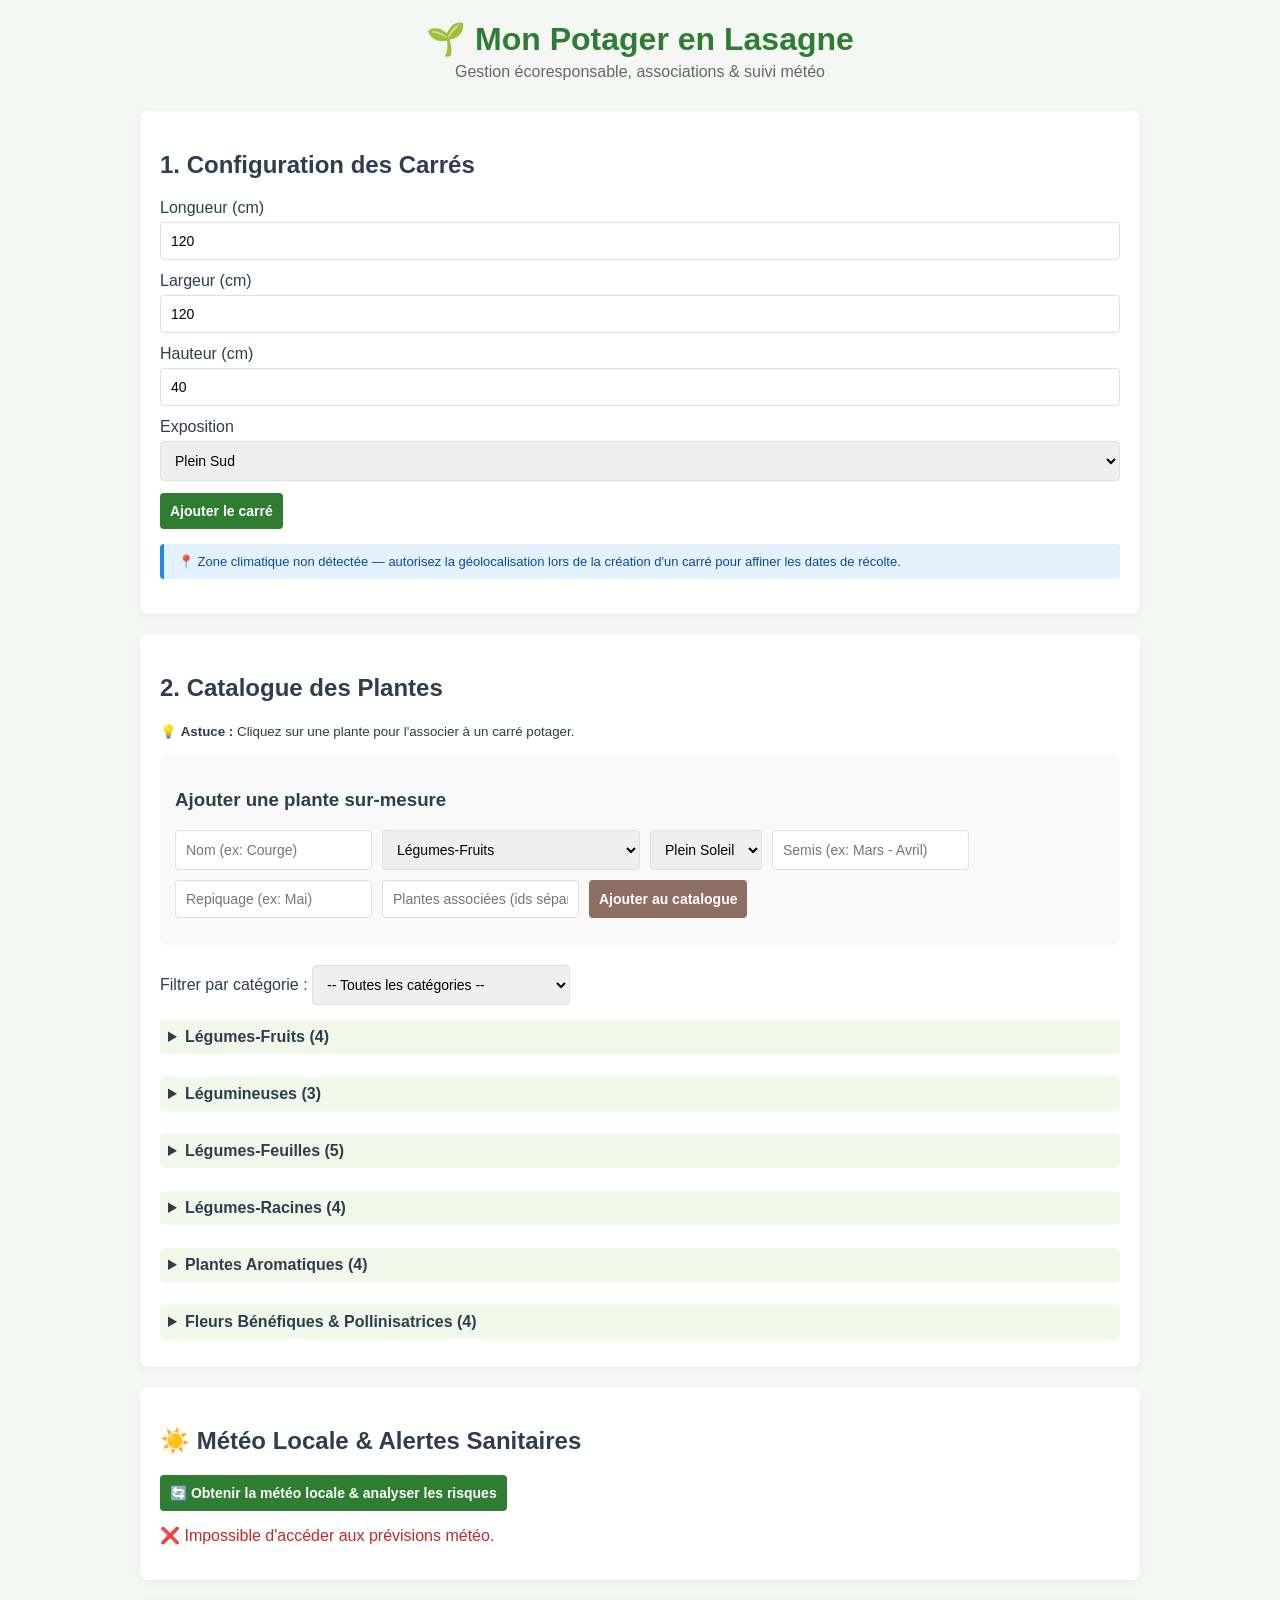
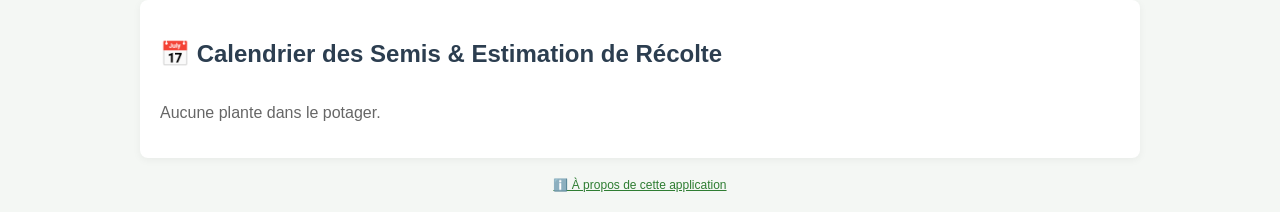
<file: index.html>
<!DOCTYPE html>
<html lang="fr">
<head>
    <meta charset="UTF-8">
    <meta name="viewport" content="width=device-width, initial-scale=1.0">
    <title>Gestionnaire Potager Écoresponsable</title>
    <link rel="stylesheet" href="style.css">
    <link rel="manifest" href="manifest.json">
<meta name="theme-color" content="#2e7d32">
</head>
<body>

    <header>
        <h1>🌱 Mon Potager en Lasagne</h1>
        <p>Gestion écoresponsable, associations & suivi météo</p>
    </header>

    <main class="container">
        <!-- SECTION 1 : CONFIGURATION DES CARRÉS -->
        <section class="card">
            <h2>1. Configuration des Carrés</h2>
            <form id="form-carre">
                <div class="form-group">
                    <label for="longueur">Longueur (cm)</label>
                    <input type="number" id="longueur" value="120" required min="10">
                </div>
                <div class="form-group">
                    <label for="largeur">Largeur (cm)</label>
                    <input type="number" id="largeur" value="120" required min="10">
                </div>
                <div class="form-group">
                    <label for="hauteur">Hauteur (cm)</label>
                    <input type="number" id="hauteur" value="40" required min="10">
                </div>
                <div class="form-group">
                    <label for="exposition">Exposition</label>
                    <select id="exposition">
                        <option value="SUD">Plein Sud</option>
                        <option value="SUD_OUEST">Sud-Ouest</option>
                        <option value="SUD_EST">Sud-Est</option>
                        <option value="OUEST">Ouest</option>
                        <option value="EST">Est</option>
                        <option value="NORD">Nord</option>
                    </select>
                </div>
                <button type="submit" class="btn-primary">Ajouter le carré</button>
            </form>

            <div id="statut-zone-climatique" class="info-zone-box"></div>
            <div id="liste-carres" class="grid-list"></div>
        </section>

        <!-- SECTION 2 : CATALOGUE DES PLANTES -->
        <section class="card">
            <h2>2. Catalogue des Plantes</h2>
            <p><small>💡 <strong>Astuce :</strong> Cliquez sur une plante pour l'associer à un carré potager.</small></p>
            
            <form id="form-plante" class="form-inline">
                <h3>Ajouter une plante sur-mesure</h3>
                <div class="form-row">
                    <input type="text" id="p-nom" placeholder="Nom (ex: Courge)" required>
                    <select id="p-categorie" required></select>
                    <select id="p-soleil" required>
                        <option value="SUD">Plein Soleil</option>
                        <option value="MI_OMBRE">Mi-Ombre</option>
                        <option value="OMBRE">Ombre</option>
                    </select>
                    <input type="text" id="p-semis" placeholder="Semis (ex: Mars - Avril)">
<input type="text" id="p-repiquage" placeholder="Repiquage (ex: Mai)">
<input type="text" id="p-associees" placeholder="Plantes associées (ids séparés par virgule, ex: basilic,oeillet_inde)">
                    <button type="submit" class="btn-secondary">Ajouter au catalogue</button>
                </div>
            </form>

            <div class="filter-group">
                <label for="filter-categorie">Filtrer par catégorie :</label>
                <select id="filter-categorie"></select>
            </div>

            <div id="catalogue-plantes" class="grid-list"></div>
        </section>

        <!-- SECTION 3 : MÉTÉO LOCALE -->
        <section class="card">
            <h2>☀️ Météo Locale & Alertes Sanitaires</h2>
            <button id="btn-meteo" class="btn-primary" onclick="chargerMeteoEtAlertes()">
                🔄 Obtenir la météo locale & analyser les risques
            </button>
            <div id="bandeau-alertes-anticipees"></div>
            <div id="meteo-status" style="margin-top: 15px;"></div>
            <div id="meteo-cards" class="grid-list" style="margin-top: 15px;"></div>
        </section>

        <!-- SECTION 4 : CALENDRIER -->
        <section class="card">
            <h2>📅 Calendrier des Semis & Estimation de Récolte</h2>
            <div id="calendrier-container" class="grid-list"></div>
        </section>
    </main>
<script>
        if ("serviceWorker" in navigator) {
            window.addEventListener("load", () => {
                navigator.serviceWorker.register("sw.js").catch(err => console.warn("Échec enregistrement SW:", err));
            });
        }
    </script>
    <script src="app.js"></script>
    <footer style="text-align:center; margin-top:20px; font-size:12px; color:#888;">
        <a href="readme.html" style="color:#2e7d32;">ℹ️ À propos de cette application</a>
    </footer>
</body>
</html>
</file>
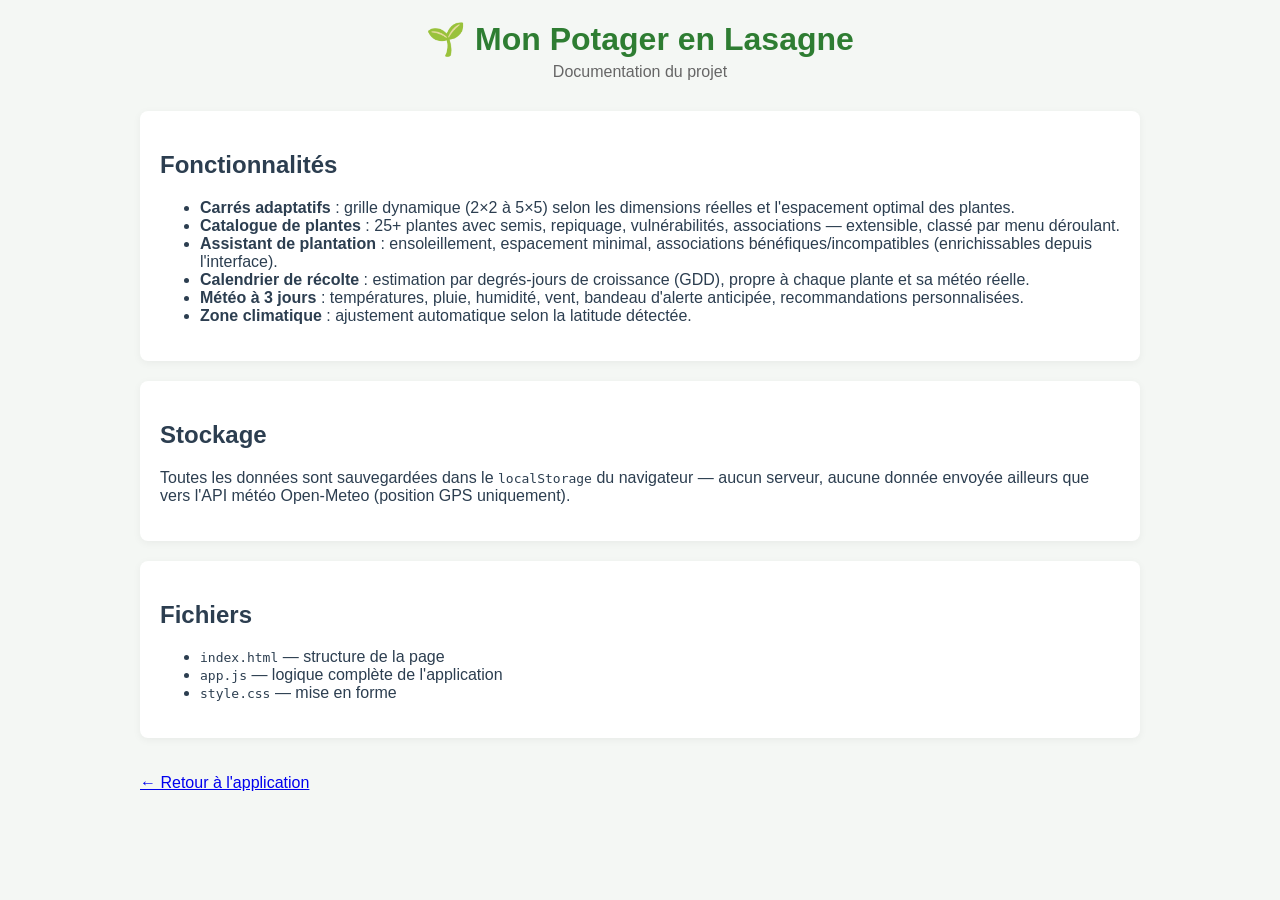
<file: readme.html>
<!DOCTYPE html>
<html lang="fr">
<head>
    <meta charset="UTF-8">
    <meta name="viewport" content="width=device-width, initial-scale=1.0">
    <title>À propos — Mon Potager en Lasagne</title>
    <link rel="stylesheet" href="style.css">
</head>
<body>
    <header>
        <h1>🌱 Mon Potager en Lasagne</h1>
        <p>Documentation du projet</p>
    </header>
    <main class="container">
        <section class="card">
            <h2>Fonctionnalités</h2>
            <ul>
                <li><strong>Carrés adaptatifs</strong> : grille dynamique (2×2 à 5×5) selon les dimensions réelles et l'espacement optimal des plantes.</li>
                <li><strong>Catalogue de plantes</strong> : 25+ plantes avec semis, repiquage, vulnérabilités, associations — extensible, classé par menu déroulant.</li>
                <li><strong>Assistant de plantation</strong> : ensoleillement, espacement minimal, associations bénéfiques/incompatibles (enrichissables depuis l'interface).</li>
                <li><strong>Calendrier de récolte</strong> : estimation par degrés-jours de croissance (GDD), propre à chaque plante et sa météo réelle.</li>
                <li><strong>Météo à 3 jours</strong> : températures, pluie, humidité, vent, bandeau d'alerte anticipée, recommandations personnalisées.</li>
                <li><strong>Zone climatique</strong> : ajustement automatique selon la latitude détectée.</li>
            </ul>
        </section>
        <section class="card">
            <h2>Stockage</h2>
            <p>Toutes les données sont sauvegardées dans le <code>localStorage</code> du navigateur — aucun serveur, aucune donnée envoyée ailleurs que vers l'API météo Open-Meteo (position GPS uniquement).</p>
        </section>
        <section class="card">
            <h2>Fichiers</h2>
            <ul>
                <li><code>index.html</code> — structure de la page</li>
                <li><code>app.js</code> — logique complète de l'application</li>
                <li><code>style.css</code> — mise en forme</li>
            </ul>
        </section>
        <p><a href="index.html">← Retour à l'application</a></p>
    </main>
</body>
</html>
</file>
<file: style.css>
:root {
    --bg-color: #f4f7f4;
    --card-bg: #ffffff;
    --primary: #2e7d32;
    --primary-hover: #1b5e20;
    --secondary: #8d6e63;
    --text: #2c3e50;
    --border: #e0e0e0;
}

body {
    font-family: 'Segoe UI', Tahoma, Geneva, Verdana, sans-serif;
    background-color: var(--bg-color);
    color: var(--text);
    margin: 0;
    padding: 20px;
}

header {
    text-align: center;
    margin-bottom: 30px;
}

header h1 { margin: 0; color: var(--primary); }
header p { margin-top: 5px; color: #666; }

.container {
    max-width: 1000px;
    margin: 0 auto;
    display: flex;
    flex-direction: column;
    gap: 20px;
}

.card {
    background: var(--card-bg);
    padding: 20px;
    border-radius: 8px;
    box-shadow: 0 2px 8px rgba(0,0,0,0.05);
}

.form-group, .form-row {
    display: flex;
    flex-direction: column;
    gap: 5px;
    margin-bottom: 12px;
}

.form-row {
    flex-direction: row;
    flex-wrap: wrap;
    gap: 10px;
}

.form-inline {
    background: #f9f9f9;
    padding: 15px;
    border-radius: 6px;
    margin-bottom: 20px;
}

input, select, button {
    padding: 10px;
    border: 1px solid var(--border);
    border-radius: 4px;
    font-size: 14px;
}

button {
    cursor: pointer;
    font-weight: bold;
    border: none;
    transition: background 0.2s;
}

.btn-primary { background: var(--primary); color: white; }
.btn-primary:hover { background: var(--primary-hover); }

.btn-secondary { background: var(--secondary); color: white; }

.grid-list {
    display: grid;
    grid-template-columns: repeat(auto-fill, minmax(220px, 1fr));
    gap: 15px;
    margin-top: 15px;
}

.item-card {
    border: 1px solid var(--border);
    border-left: 4px solid var(--primary);
    padding: 12px;
    border-radius: 4px;
    background: #fafafa;
}

.item-card h4 { margin: 0 0 8px 0; color: var(--primary); }
.item-card p { margin: 4px 0; font-size: 13px; }
.badge { display: inline-block; background: #e8f5e9; color: #2e7d32; padding: 2px 6px; border-radius: 4px; font-size: 11px; }

.info-zone-box {
    margin: 15px 0;
    padding: 10px 14px;
    background: #e3f2fd;
    border-left: 4px solid #1e88e5;
    border-radius: 4px;
    font-size: 13px;
    color: #0d47a1;
}

/* Grille 3x3 dynamique à taille de cases modifiables */
.grille-potager {
    display: grid;
    /* Propriétés grid-template-columns et grid-template-rows gérées en inline via JS */
    gap: 8px;
    margin-top: 15px;
    background: #e8f5e9;
    padding: 10px;
    border-radius: 8px;
    border: 2px dashed #81c784;
}

.case-grille {
    background: #ffffff;
    border: 1px solid #a5d6a7;
    border-radius: 6px;
    min-height: 75px;
    display: flex;
    flex-direction: column;
    align-items: center;
    justify-content: center;
    font-size: 11px;
    text-align: center;
    padding: 6px;
    transition: background 0.2s, border-color 0.2s;
}
.case-grille { position: relative; }
.btn-info-case, .btn-alerte-case {
    position: absolute; top: 2px; background: none; border: none; cursor: pointer; font-size: 12px; padding: 2px;
}
.btn-info-case { left: 2px; }
.btn-alerte-case { right: 2px; }

.modal-overlay {
    position: fixed; top:0; left:0; width:100%; height:100%;
    background: rgba(0,0,0,0.6); display:flex; align-items:center; justify-content:center; z-index:1000;
}
.modal-box { background:white; padding:20px; border-radius:8px; max-width:400px; width:90%; }
.case-grille:hover {
    background: #f1f8e9;
}

.plante-occupee {
    font-weight: bold;
    color: #1b5e20;
    background: #f1f8e9;
}

.btn-suppr-case {
    background: none;
    border: none;
    color: #c62828;
    font-weight: bold;
    cursor: pointer;
    font-size: 12px;
    margin-top: 4px;
}
</file>
